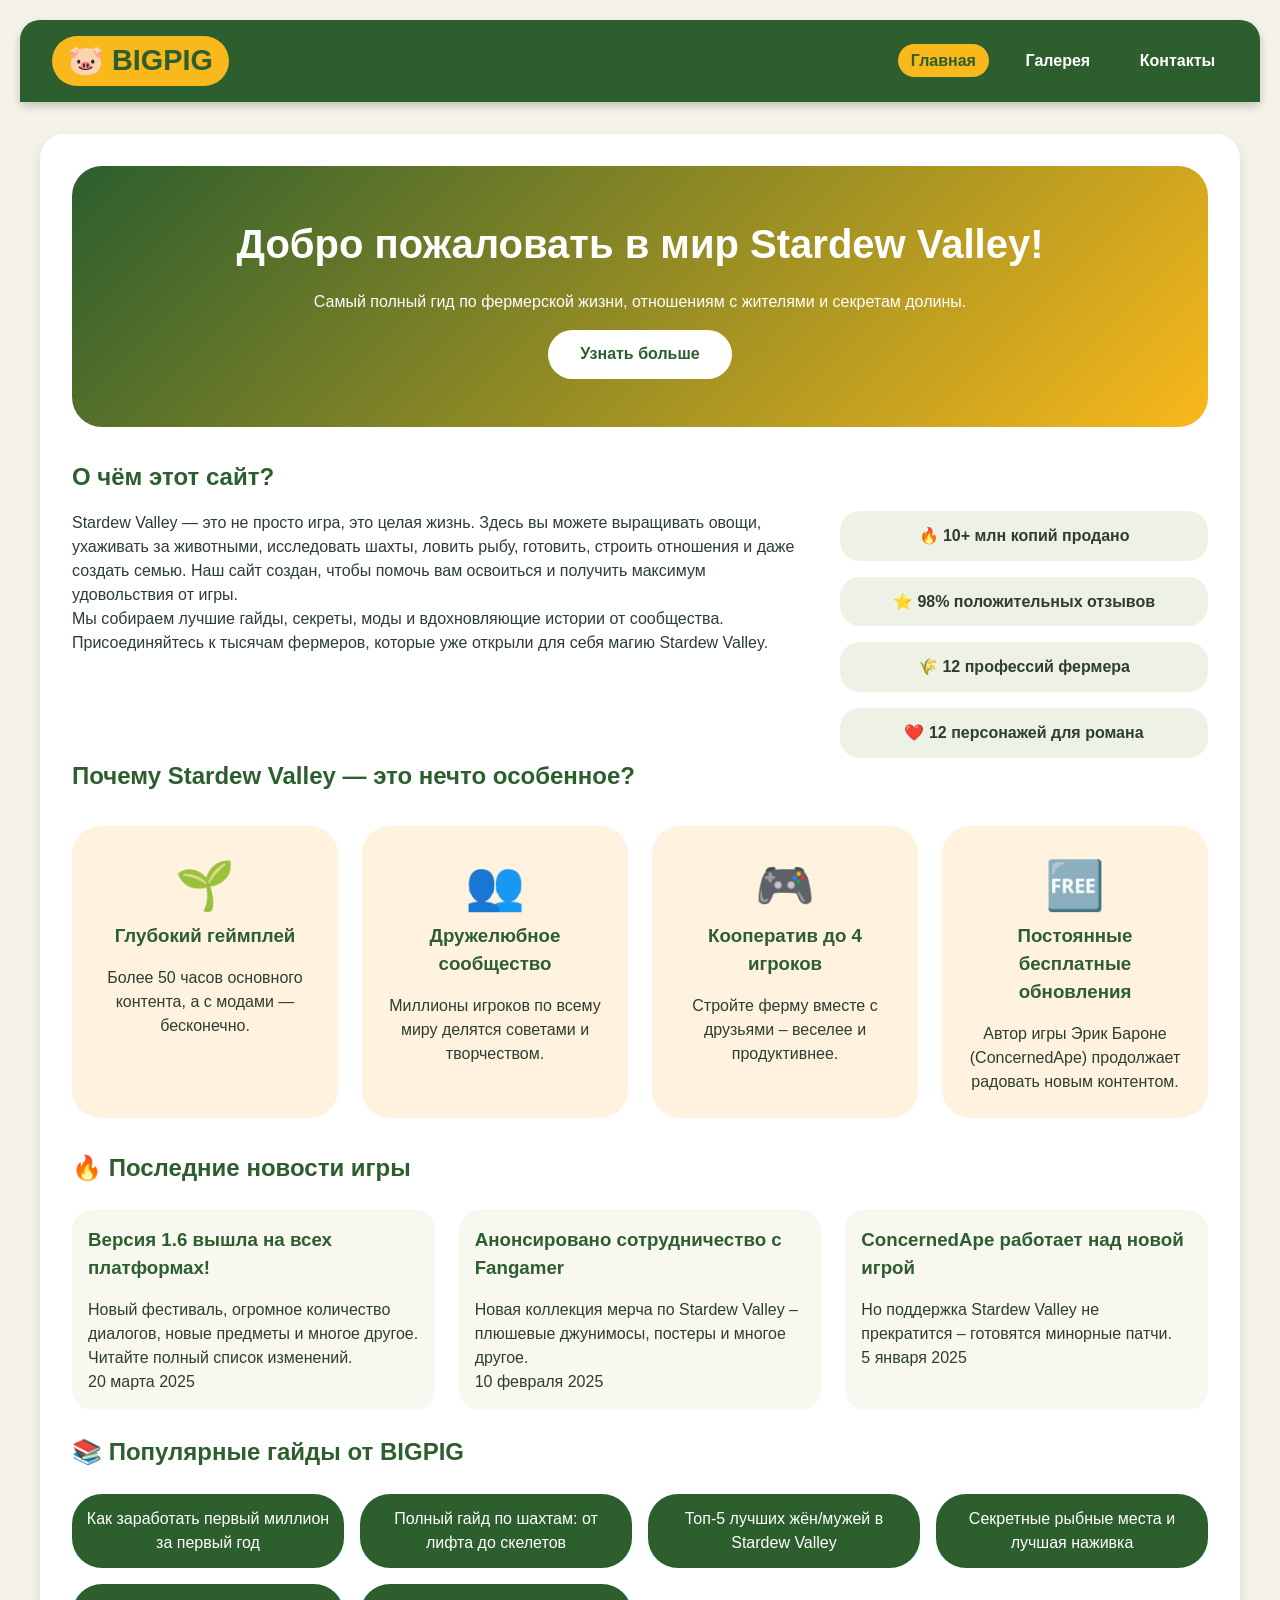
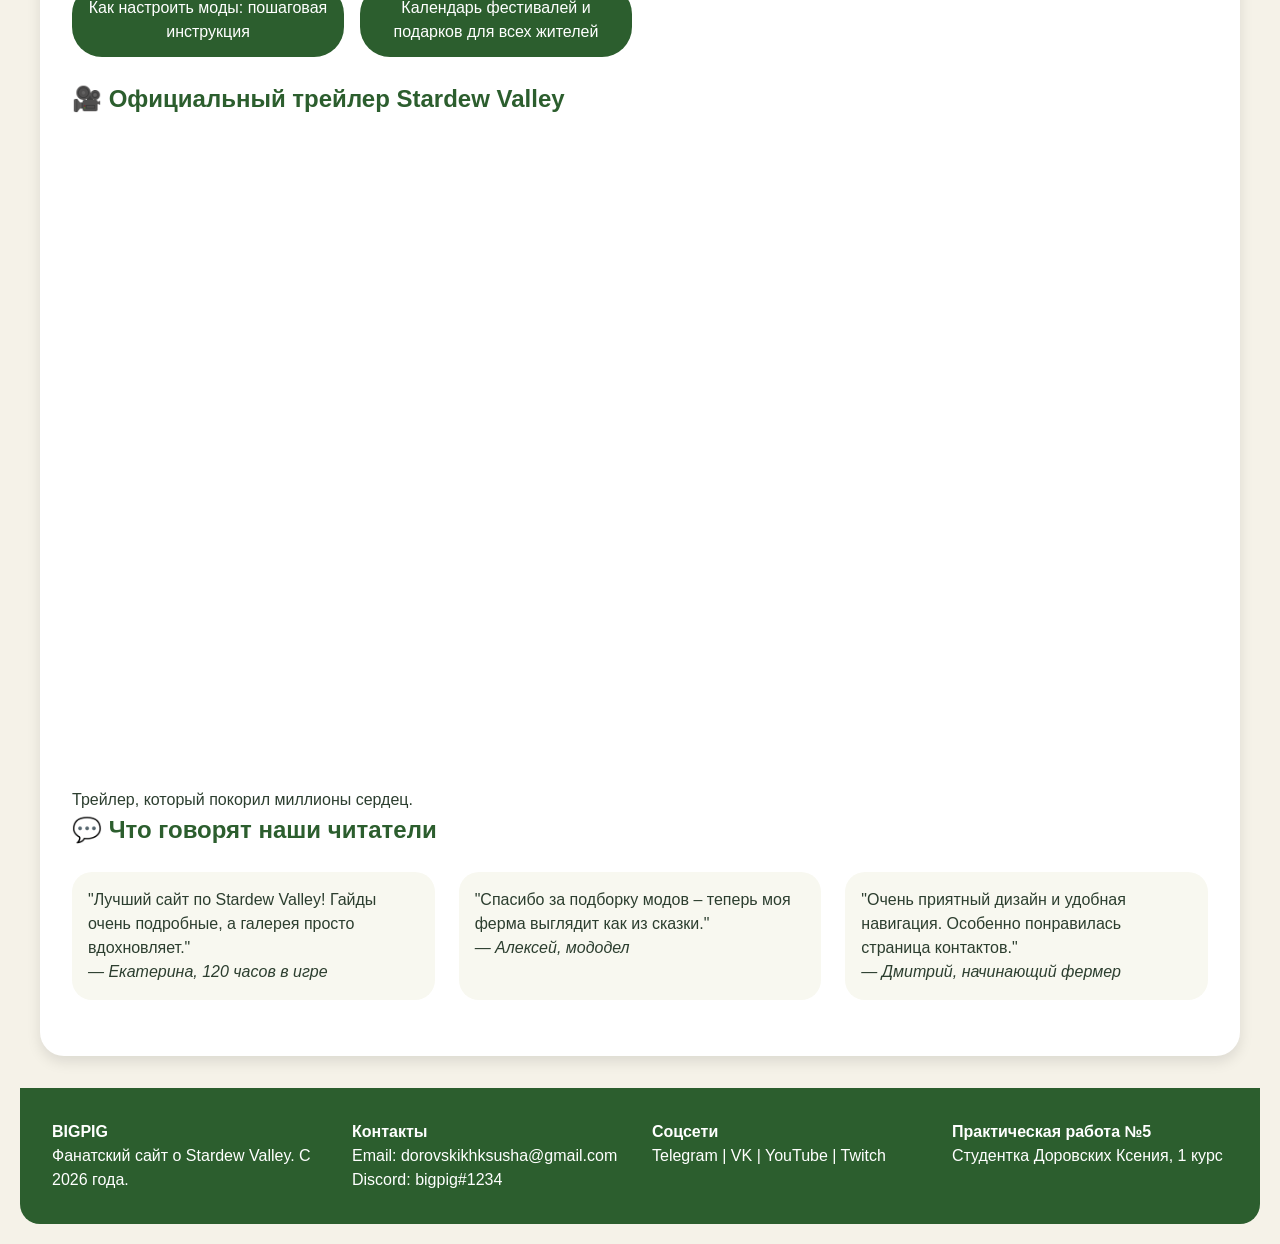
<file: index.html>
<!DOCTYPE html>
<html lang="ru">
<head>
    <meta charset="UTF-8">
    <meta name="viewport" content="width=device-width, initial-scale=1.0">
    <title>BIGPIG | Stardew Valley — всё об игре</title>
    <link rel="stylesheet" href="style.css">
</head>
<body>
    <header class="site-header">
        <div class="logo">🐷 BIGPIG</div>
        <nav>
            <ul class="flex-nav">
                <li><a href="index.html" class="active">Главная</a></li>
                <li><a href="gallery.html">Галерея</a></li>
                <li><a href="contacts.html">Контакты</a></li>
            </ul>
        </nav>
    </header>

    <main>
        <!-- Герой-секция с приветствием -->
        <section class="hero">
            <h1>Добро пожаловать в мир Stardew Valley!</h1>
            <p>Самый полный гид по фермерской жизни, отношениям с жителями и секретам долины.</p>
            <a href="#about" class="btn-primary">Узнать больше</a>
        </section>

        <!-- О сайте -->
        <section id="about" class="about-section">
            <h2>О чём этот сайт?</h2>
            <div class="about-flex">
                <div class="about-text">
                    <p>Stardew Valley — это не просто игра, это целая жизнь. Здесь вы можете выращивать овощи, ухаживать за животными, исследовать шахты, ловить рыбу, готовить, строить отношения и даже создать семью. Наш сайт создан, чтобы помочь вам освоиться и получить максимум удовольствия от игры.</p>
                    <p>Мы собираем лучшие гайды, секреты, моды и вдохновляющие истории от сообщества. Присоединяйтесь к тысячам фермеров, которые уже открыли для себя магию Stardew Valley.</p>
                </div>
                <div class="about-stats">
                    <div class="stat">🔥 10+ млн копий продано</div>
                    <div class="stat">⭐ 98% положительных отзывов</div>
                    <div class="stat">🌾 12 профессий фермера</div>
                    <div class="stat">❤️ 12 персонажей для романа</div>
                </div>
            </div>
        </section>

        <!-- Почему стоит играть -->
        <section class="reasons-section">
            <h2>Почему Stardew Valley — это нечто особенное?</h2>
            <div class="reasons-grid">
                <div class="reason-card">
                    <div class="icon">🌱</div>
                    <h3>Глубокий геймплей</h3>
                    <p>Более 50 часов основного контента, а с модами — бесконечно.</p>
                </div>
                <div class="reason-card">
                    <div class="icon">👥</div>
                    <h3>Дружелюбное сообщество</h3>
                    <p>Миллионы игроков по всему миру делятся советами и творчеством.</p>
                </div>
                <div class="reason-card">
                    <div class="icon">🎮</div>
                    <h3>Кооператив до 4 игроков</h3>
                    <p>Стройте ферму вместе с друзьями – веселее и продуктивнее.</p>
                </div>
                <div class="reason-card">
                    <div class="icon">🆓</div>
                    <h3>Постоянные бесплатные обновления</h3>
                    <p>Автор игры Эрик Бароне (ConcernedApe) продолжает радовать новым контентом.</p>
                </div>
            </div>
        </section>

        <!-- Последние новости (симулируем блог) -->
        <section class="news-section">
            <h2>🔥 Последние новости игры</h2>
            <div class="news-flex">
                <article class="news-item">
                    <h3>Версия 1.6 вышла на всех платформах!</h3>
                    <p>Новый фестиваль, огромное количество диалогов, новые предметы и многое другое. Читайте полный список изменений.</p>
                    <time datetime="2025-03-20">20 марта 2025</time>
                </article>
                <article class="news-item">
                    <h3>Анонсировано сотрудничество с Fangamer</h3>
                    <p>Новая коллекция мерча по Stardew Valley – плюшевые джунимосы, постеры и многое другое.</p>
                    <time datetime="2025-02-10">10 февраля 2025</time>
                </article>
                <article class="news-item">
                    <h3>ConcernedApe работает над новой игрой</h3>
                    <p>Но поддержка Stardew Valley не прекратится – готовятся минорные патчи.</p>
                    <time datetime="2025-01-05">5 января 2025</time>
                </article>
            </div>
        </section>

        <!-- Лучшие гайды (карточки-ссылки) -->
        <section class="guides-section">
            <h2>📚 Популярные гайды от BIGPIG</h2>
            <div class="guides-grid">
                <a href="#" class="guide-card">Как заработать первый миллион за первый год</a>
                <a href="#" class="guide-card">Полный гайд по шахтам: от лифта до скелетов</a>
                <a href="#" class="guide-card">Топ-5 лучших жён/мужей в Stardew Valley</a>
                <a href="#" class="guide-card">Секретные рыбные места и лучшая наживка</a>
                <a href="#" class="guide-card">Как настроить моды: пошаговая инструкция</a>
                <a href="#" class="guide-card">Календарь фестивалей и подарков для всех жителей</a>
            </div>
        </section>

        <!-- Видео с YouTube (вставлен официальный трейлер) -->
        <section class="video-section">
            <h2>🎥 Официальный трейлер Stardew Valley</h2>
            <div class="video-container">
                <iframe width="100%" height="400" src="https://www.youtube.com/embed/ot7uXNQskhs" title="Stardew Valley Trailer" frameborder="0" allowfullscreen></iframe>
            </div>
            <p class="video-caption">Трейлер, который покорил миллионы сердец.</p>
        </section>

        <!-- Отзывы игроков -->
        <section class="reviews-section">
            <h2>💬 Что говорят наши читатели</h2>
            <div class="reviews-flex">
                <div class="review-card">
                    <p>"Лучший сайт по Stardew Valley! Гайды очень подробные, а галерея просто вдохновляет."</p>
                    <cite>— Екатерина, 120 часов в игре</cite>
                </div>
                <div class="review-card">
                    <p>"Спасибо за подборку модов – теперь моя ферма выглядит как из сказки."</p>
                    <cite>— Алексей, мододел</cite>
                </div>
                <div class="review-card">
                    <p>"Очень приятный дизайн и удобная навигация. Особенно понравилась страница контактов."</p>
                    <cite>— Дмитрий, начинающий фермер</cite>
                </div>
            </div>
        </section>
    </main>

    <footer class="site-footer">
        <div class="footer-col">
            <h4>BIGPIG</h4>
            <p>Фанатский сайт о Stardew Valley. С 2026 года.</p>
        </div>
        <div class="footer-col">
            <h4>Контакты</h4>
            <p>Email: dorovskikhksusha@gmail.com</p>
            <p>Discord: bigpig#1234</p>
        </div>
        <div class="footer-col">
            <h4>Соцсети</h4>
            <p>Telegram | VK | YouTube | Twitch</p>
        </div>
        <div class="footer-col">
            <h4>Практическая работа №5</h4>
            <p>Студентка Доровских Ксения, 1 курс</p>
        </div>
    </footer>
</body>
</html>
</file>
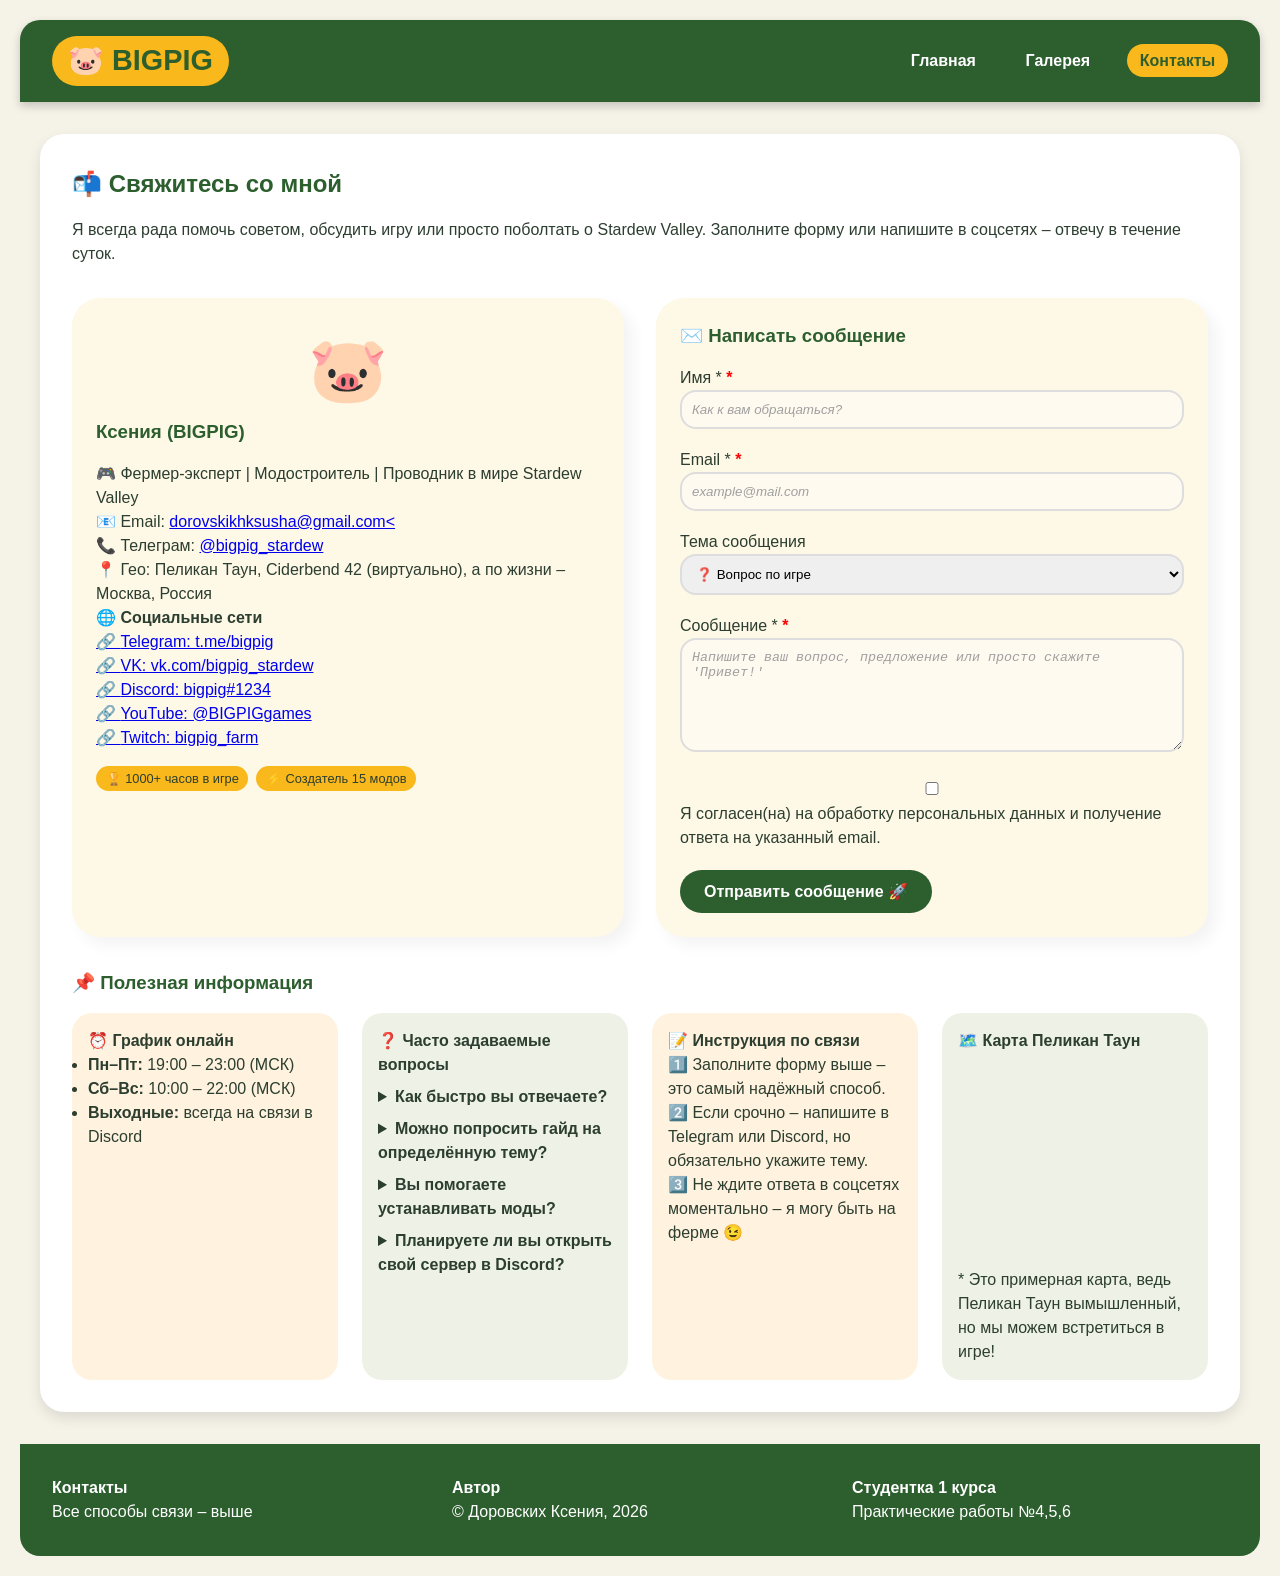
<file: contacts.html>
<!DOCTYPE html>
<html lang="ru">
<head>
    <meta charset="UTF-8">
    <meta name="viewport" content="width=device-width, initial-scale=1.0">
    <title>Контакты | BIGPIG - Stardew Valley</title>
    <link rel="stylesheet" href="style.css">
</head>
<body>
    <header class="site-header">
        <div class="logo">🐷 BIGPIG</div>
        <nav>
            <ul class="flex-nav">
                <li><a href="index.html">Главная</a></li>
                <li><a href="gallery.html">Галерея</a></li>
                <li><a href="contacts.html" class="active">Контакты</a></li>
            </ul>
        </nav>
    </header>

    <main>
        <h2>📬 Свяжитесь со мной</h2>
        <p class="contacts-intro">Я всегда рада помочь советом, обсудить игру или просто поболтать о Stardew Valley. Заполните форму или напишите в соцсетях – отвечу в течение суток.</p>

        <!-- Flex-контейнер: карточка + форма -->
        <div class="contact-wrapper">
            <!-- Информационная карточка (расширенная) -->
            <section class="contact-card">
                <div class="avatar-placeholder">🐷</div>
                <h3>Ксения (BIGPIG)</h3>
                <p class="specialization">🎮 Фермер-эксперт | Модостроитель | Проводник в мире Stardew Valley</p>
                <div class="contact-details">
                    <p><span class="contact-label">📧 Email:</span> <a href="mailto:dorovskikhksusha@gmail.com<">dorovskikhksusha@gmail.com<</a></p>
                    <p><span class="contact-label">📞 Телеграм:</span> <a href="#">@bigpig_stardew</a></p>
                    <p><span class="contact-label">📍 Гео:</span> Пеликан Таун, Ciderbend 42 (виртуально), а по жизни – Москва, Россия</p>
                </div>
                <div class="social-links">
                    <h4>🌐 Социальные сети</h4>
                    <ul>
                        <li><a href="#" class="social-link tg">Telegram: t.me/bigpig</a></li>
                        <li><a href="#" class="social-link vk">VK: vk.com/bigpig_stardew</a></li>
                        <li><a href="#" class="social-link ds">Discord: bigpig#1234</a></li>
                        <li><a href="#" class="social-link yt">YouTube: @BIGPIGgames</a></li>
                        <li><a href="#" class="social-link tw">Twitch: bigpig_farm</a></li>
                    </ul>
                </div>
                <div class="badges">
                    <span class="badge">🏆 1000+ часов в игре</span>
                    <span class="badge">⚡ Создатель 15 модов</span>
                </div>
            </section>

            <!-- Форма обратной связи (улучшенная, с валидацией) -->
            <section class="form-section">
                <h3>✉️ Написать сообщение</h3>
                <form action="#" method="post" class="contact-form" id="contactForm">
                    <div class="form-group">
                        <label for="name">Имя <span class="required-star">*</span></label>
                        <input type="text" id="name" name="name" placeholder="Как к вам обращаться?" required>
                    </div>
                    <div class="form-group">
                        <label for="email">Email <span class="required-star">*</span></label>
                        <input type="email" id="email" name="email" placeholder="example@mail.com" required>
                    </div>
                    <div class="form-group">
                        <label for="topic">Тема сообщения</label>
                        <select id="topic" name="topic">
                            <option value="question">❓ Вопрос по игре</option>
                            <option value="collab">🤝 Сотрудничество</option>
                            <option value="thanks">❤️ Благодарность</option>
                            <option value="bug">🐛 Сообщить об ошибке на сайте</option>
                            <option value="other">📝 Другое</option>
                        </select>
                    </div>
                    <div class="form-group">
                        <label for="message">Сообщение <span class="required-star">*</span></label>
                        <textarea id="message" name="message" rows="6" placeholder="Напишите ваш вопрос, предложение или просто скажите 'Привет!'" required></textarea>
                    </div>
                    <div class="form-group checkbox-group">
                        <input type="checkbox" id="consent" name="consent" required>
                        <label for="consent">Я согласен(на) на обработку персональных данных и получение ответа на указанный email.</label>
                    </div>
                    <button type="submit" class="submit-button">Отправить сообщение 🚀</button>
                    <div id="form-status" class="form-status"></div>
                </form>
            </section>
        </div>

        <!-- Дополнительный блок: График, FAQ, Инструкция, Карта -->
        <section class="info-section">
            <h3>📌 Полезная информация</h3>
            <div class="info-grid">
                <div class="info-block">
                    <h4>⏰ График онлайн</h4>
                    <ul>
                        <li><strong>Пн–Пт:</strong> 19:00 – 23:00 (МСК)</li>
                        <li><strong>Сб–Вс:</strong> 10:00 – 22:00 (МСК)</li>
                        <li><strong>Выходные:</strong> всегда на связи в Discord</li>
                    </ul>
                </div>
                <div class="info-block faq-block">
                    <h4>❓ Часто задаваемые вопросы</h4>
                    <details>
                        <summary>Как быстро вы отвечаете?</summary>
                        <p>Обычно в течение дня, но если вопрос сложный – до 2-3 дней.</p>
                    </details>
                    <details>
                        <summary>Можно попросить гайд на определённую тему?</summary>
                        <p>Да, напишите тему в форме – я подготовлю подробный гайд и опубликую на сайте.</p>
                    </details>
                    <details>
                        <summary>Вы помогаете устанавливать моды?</summary>
                        <p>Да! Я могу дать пошаговую инструкцию, а в сложных случаях – помочь через TeamViewer.</p>
                    </details>
                    <details>
                        <summary>Планируете ли вы открыть свой сервер в Discord?</summary>
                        <p>Да, уже в разработке. Следите за новостями в соцсетях.</p>
                    </details>
                </div>
                <div class="info-block">
                    <h4>📝 Инструкция по связи</h4>
                    <p>1️⃣ Заполните форму выше – это самый надёжный способ.</p>
                    <p>2️⃣ Если срочно – напишите в Telegram или Discord, но обязательно укажите тему.</p>
                    <p>3️⃣ Не ждите ответа в соцсетях моментально – я могу быть на ферме 😉</p>
                </div>
                <div class="info-block map-block">
                    <h4>🗺️ Карта Пеликан Таун</h4>
                    <iframe src="https://www.google.com/maps/embed?pb=!1m18!1m12!1m3!1d5000!2d-122.5!3d47.5!2m3!1f0!2f0!3f0!3m2!1i1024!2i768!4f13.1!3m3!1m2!1s0x0%3A0x0!2zNDfCsDMwJzAwLjAiTiAxMjLCsDMwJzAwLjAiVw!5e0!3m2!1sen!2sus!4v123456789" width="100%" height="200" style="border:0;" allowfullscreen="" loading="lazy"></iframe>
                    <p class="map-note">* Это примерная карта, ведь Пеликан Таун вымышленный, но мы можем встретиться в игре!</p>
                </div>
            </div>
        </section>
    </main>

    <footer class="site-footer">
        <div class="footer-col">
            <h4>Контакты</h4>
            <p>Все способы связи – выше</p>
        </div>
        <div class="footer-col">
            <h4>Автор</h4>
            <p>© Доровских Ксения, 2026</p>
        </div>
        <div class="footer-col">
            <h4>Студентка 1 курса</h4>
            <p>Практические работы №4,5,6</p>
        </div>
    </footer>

    <script src="script.js"></script>
</body>
</html>
</file>
<file: style.css>
/* ---------- RESET & GLOBAL ---------- */
* {
    margin: 0;
    padding: 0;
    box-sizing: border-box;
}

body {
    font-family: 'Segoe UI', Tahoma, Geneva, Verdana, sans-serif;
    background: #f5f2e8;
    color: #2c3e2f;
    line-height: 1.5;
    padding: 20px;
}

/* ---------- HEADER (FLEXBOX) ---------- */
.site-header {
    background: #2c5e2e;
    color: white;
    padding: 1rem 2rem;
    display: flex;
    justify-content: space-between;
    align-items: center;
    flex-wrap: wrap;
    border-radius: 20px 20px 0 0;
    box-shadow: 0 4px 10px rgba(0, 0, 0, 0.2);
}

.logo {
    font-size: 1.8rem;
    font-weight: bold;
    background: #f9b81b;
    padding: 0.2rem 1rem;
    border-radius: 40px;
    color: #2c5e2e;
}

.flex-nav {
    display: flex;
    list-style: none;
    gap: 1.5rem;
    flex-wrap: wrap;
}

.flex-nav li a {
    color: white;
    text-decoration: none;
    font-weight: 600;
    padding: 0.5rem 0.8rem;
    border-radius: 30px;
    transition: all 0.3s;
}

.flex-nav li a:hover {
    background: #f9b81b;
    color: #2c5e2e;
    box-shadow: 0 2px 6px rgba(0,0,0,0.2);
}

.flex-nav li a.active {
    background: #f9b81b;
    color: #2c5e2e;
}

/* ---------- MAIN ---------- */
main {
    max-width: 1200px;
    margin: 2rem auto;
    background: white;
    padding: 2rem;
    border-radius: 24px;
    box-shadow: 0 6px 14px rgba(0, 0, 0, 0.1);
    overflow: auto;
}

h1, h2, h3 {
    margin-bottom: 1rem;
    color: #2c5e2e;
}

/* ---------- HERO (ГЛАВНАЯ) ---------- */
.hero {
    text-align: center;
    background: linear-gradient(135deg, #2c5e2e, #f9b81b);
    color: white;
    padding: 3rem 2rem;
    border-radius: 30px;
    margin-bottom: 2rem;
}
.hero h1 {
    font-size: 2.5rem;
    margin-bottom: 1rem;
    color: white;
}
.btn-primary {
    display: inline-block;
    background: white;
    color: #2c5e2e;
    padding: 0.8rem 2rem;
    border-radius: 40px;
    text-decoration: none;
    font-weight: bold;
    margin-top: 1rem;
    transition: 0.2s;
}
.btn-primary:hover {
    background: #f9b81b;
    color: #2c5e2e;
    transform: scale(1.05);
}

.about-flex {
    display: flex;
    gap: 2rem;
    flex-wrap: wrap;
}
.about-text {
    flex: 2;
}
.about-stats {
    flex: 1;
    display: grid;
    gap: 1rem;
}
.stat {
    background: #eef2e6;
    padding: 0.8rem;
    border-radius: 20px;
    text-align: center;
    font-weight: bold;
}
.reasons-grid {
    display: grid;
    grid-template-columns: repeat(auto-fit, minmax(220px, 1fr));
    gap: 1.5rem;
    margin: 2rem 0;
}
.reason-card {
    background: #fff2df;
    padding: 1.5rem;
    border-radius: 28px;
    text-align: center;
    transition: 0.2s;
}
.reason-card:hover { transform: translateY(-5px); background: #ffe6c2; }
.reason-card .icon { font-size: 3rem; }
.news-flex, .reviews-flex {
    display: flex;
    flex-wrap: wrap;
    gap: 1.5rem;
    margin: 1.5rem 0;
}
.news-item, .review-card {
    background: #f8f8f0;
    padding: 1rem;
    border-radius: 20px;
    flex: 1 1 250px;
}
.guides-grid {
    display: grid;
    grid-template-columns: repeat(auto-fill, minmax(240px, 1fr));
    gap: 1rem;
    margin: 1.5rem 0;
}
.guide-card {
    background: #2c5e2e;
    color: white;
    padding: 0.8rem;
    border-radius: 30px;
    text-decoration: none;
    text-align: center;
    transition: 0.2s;
}
.guide-card:hover { background: #f9b81b; color: #2c5e2e; }
.video-container {
    position: relative;
    padding-bottom: 56.25%;
    height: 0;
    margin: 1rem 0;
}
.video-container iframe {
    position: absolute;
    top: 0;
    left: 0;
    width: 100%;
    height: 100%;
    border-radius: 20px;
}

/* ---------- GALLERY (GRID + MODAL) ---------- */
.gallery-description {
    margin-bottom: 1.5rem;
}
.gallery-controls {
    display: flex;
    justify-content: space-between;
    align-items: center;
    flex-wrap: wrap;
    gap: 1rem;
    background: #f0ede5;
    padding: 1rem;
    border-radius: 20px;
    margin-bottom: 1.5rem;
}
.gallery-grid {
    display: grid;
    grid-template-columns: repeat(auto-fill, minmax(280px, 1fr));
    gap: 1.5rem;
}
.gallery-card {
    background: #fff;
    border-radius: 24px;
    overflow: hidden;
    box-shadow: 0 6px 12px rgba(0,0,0,0.1);
    transition: 0.3s;
    cursor: pointer;
}
.gallery-card:hover {
    transform: translateY(-5px);
    box-shadow: 0 12px 20px rgba(0,0,0,0.15);
}
.gallery-card img {
    width: 100%;
    height: 200px;
    object-fit: cover;
    display: block;
}
.caption {
    padding: 1rem;
    display: flex;
    justify-content: space-between;
    align-items: center;
}
.like-btn {
    background: none;
    border: none;
    font-size: 1.2rem;
    cursor: pointer;
    display: flex;
    gap: 5px;
    align-items: center;
    transition: transform 0.1s;
}
.like-btn:active { transform: scale(1.1); }
.modal {
    display: none;
    position: fixed;
    z-index: 1000;
    left: 0;
    top: 0;
    width: 100%;
    height: 100%;
    background: rgba(0,0,0,0.9);
}
.modal-content {
    margin: auto;
    display: block;
    max-width: 80%;
    max-height: 80%;
    margin-top: 5%;
}
.close {
    position: absolute;
    top: 20px;
    right: 35px;
    color: white;
    font-size: 40px;
    cursor: pointer;
}

/* ---------- CONTACT PAGE ---------- */
.contacts-intro {
    margin-bottom: 2rem;
}
.contact-wrapper {
    display: flex;
    flex-wrap: wrap;
    gap: 2rem;
    margin-bottom: 2rem;
}
.contact-card, .form-section {
    flex: 1 1 300px;
    background: #fef8e7;
    padding: 1.5rem;
    border-radius: 28px;
    box-shadow: 8px 8px 16px rgba(0,0,0,0.05);
}
.avatar-placeholder {
    font-size: 4rem;
    text-align: center;
}
.social-links ul {
    list-style: none;
}
.social-link::before {
    content: "🔗 ";
    font-size: 1rem;
}
.required-star::after {
    content: " *";
    color: red;
    font-weight: bold;
}
::placeholder {
    color: #a0a0a0;
    font-style: italic;
}
::selection {
    background: #f9b81b;
    color: #1e3a1e;
}
.form-group {
    margin-bottom: 1.2rem;
}
input, select, textarea {
    width: 100%;
    padding: 10px;
    border: 2px solid #ddd;
    border-radius: 16px;
    transition: 0.2s;
}
input:focus, select:focus, textarea:focus {
    border-color: #f9b81b;
    outline: none;
    box-shadow: 0 0 0 3px rgba(249,184,27,0.2);
}
input:required, select:required, textarea:required {
    background-color: #fffaf0;
}
.checkbox-group input:checked + label {
    color: #2c5e2e;
    font-weight: bold;
}
.submit-button {
    background: #2c5e2e;
    color: white;
    border: none;
    padding: 12px 24px;
    border-radius: 40px;
    cursor: pointer;
    font-size: 1rem;
    font-weight: bold;
    transition: 0.2s;
}
.submit-button:hover {
    background: #f9b81b;
    color: #2c5e2e;
    transform: scale(1.02);
}
.info-grid {
    display: flex;
    flex-wrap: wrap;
    gap: 1.5rem;
    margin-top: 1rem;
}
.info-block {
    flex: 1 1 220px;
    background: #eef2e6;
    padding: 1rem;
    border-radius: 20px;
}
.info-block:nth-child(odd) {
    background: #fff2df;
}
details {
    margin: 0.5rem 0;
}
details summary {
    font-weight: bold;
    cursor: pointer;
}
.map-block iframe {
    border-radius: 16px;
    margin-top: 0.5rem;
}
.badges {
    display: flex;
    gap: 0.5rem;
    flex-wrap: wrap;
    margin-top: 1rem;
}
.badge {
    background: #f9b81b;
    padding: 0.2rem 0.6rem;
    border-radius: 20px;
    font-size: 0.8rem;
}

/* ---------- FOOTER ---------- */
.site-footer {
    background: #2c5e2e;
    color: white;
    display: flex;
    flex-wrap: wrap;
    justify-content: space-between;
    gap: 1.5rem;
    padding: 2rem;
    border-radius: 0 0 20px 20px;
    margin-top: 2rem;
}
.footer-col {
    flex: 1 1 180px;
}

/* ---------- АДАПТИВНОСТЬ ---------- */
@media (max-width: 768px) {
    body { padding: 10px; }
    .site-header { flex-direction: column; text-align: center; gap: 1rem; }
    .flex-nav { justify-content: center; }
    .contact-wrapper { flex-direction: column; }
    .gallery-controls { flex-direction: column; align-items: stretch; }
    .info-grid { flex-direction: column; }
    .hero h1 { font-size: 1.8rem; }
}
@media (max-width: 480px) {
    .logo { font-size: 1.4rem; }
    .flex-nav { gap: 0.8rem; }
    main { padding: 1rem; }
}
</file>
